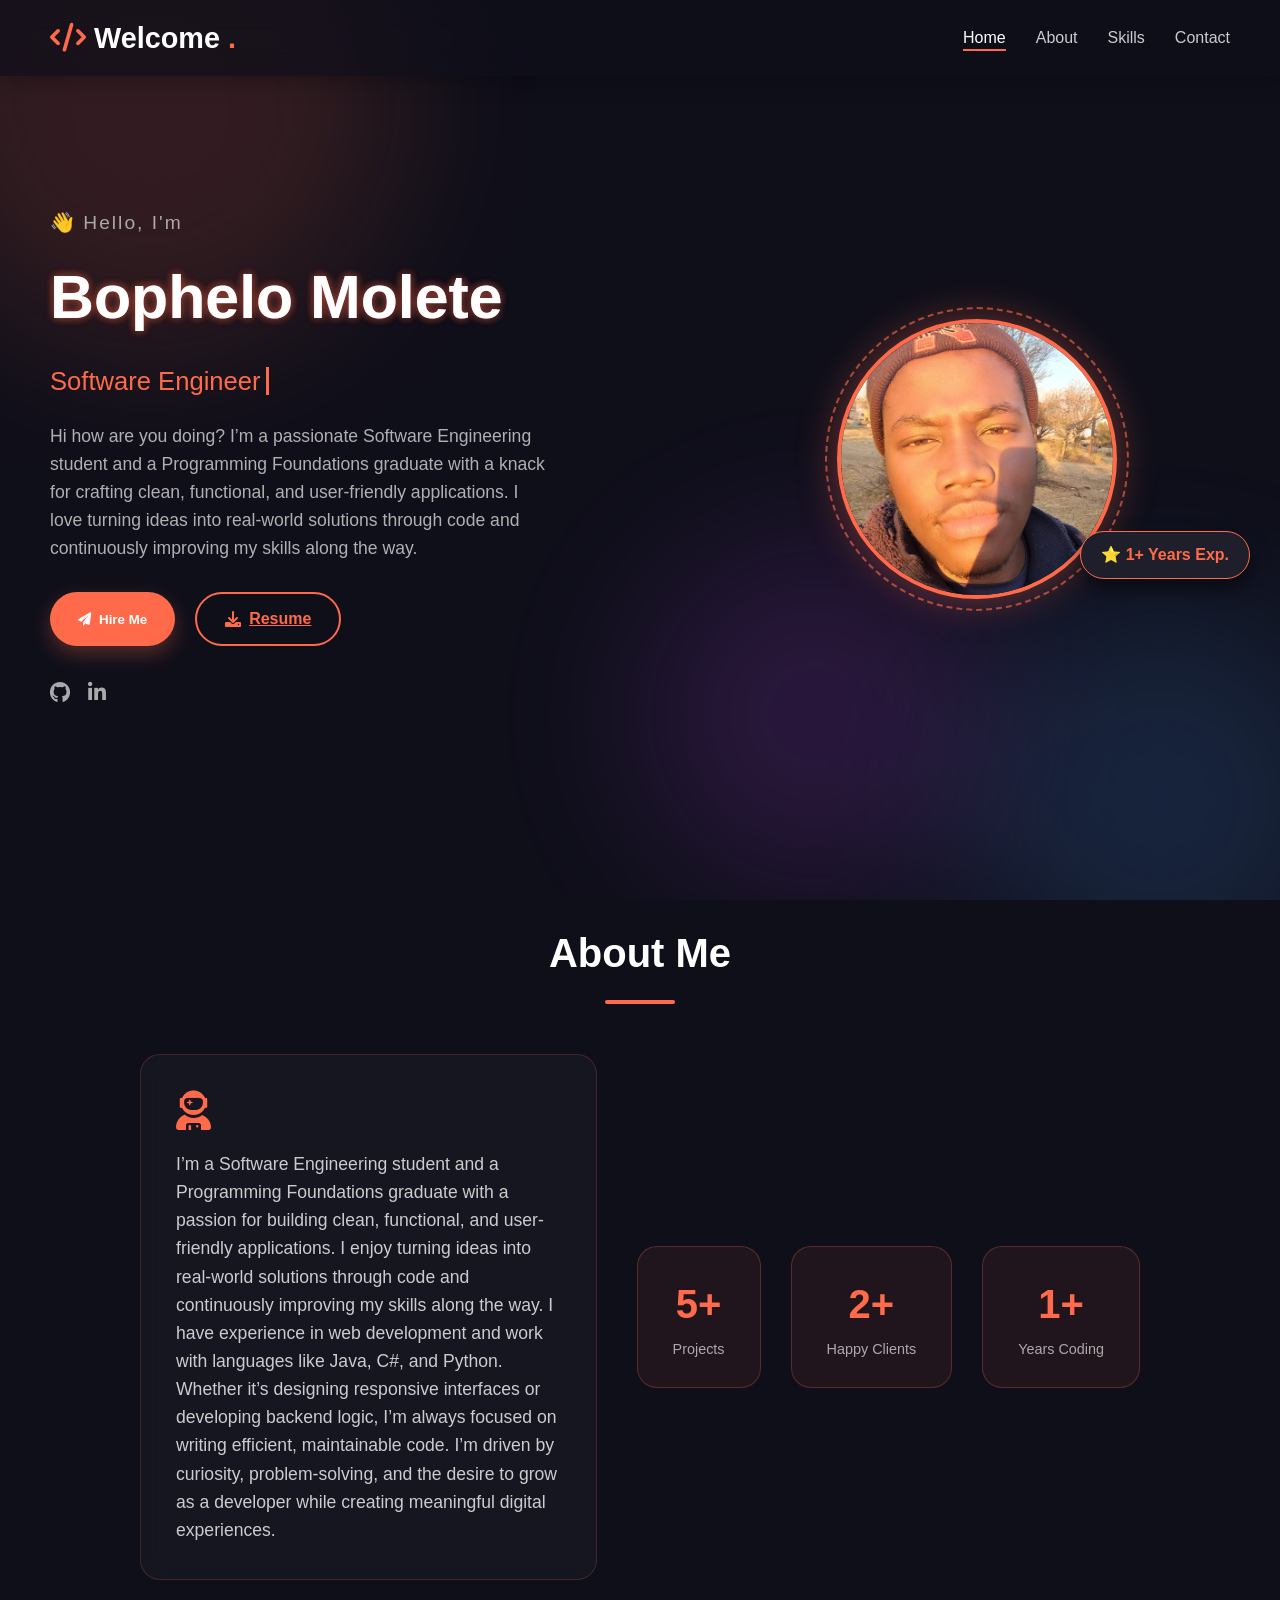
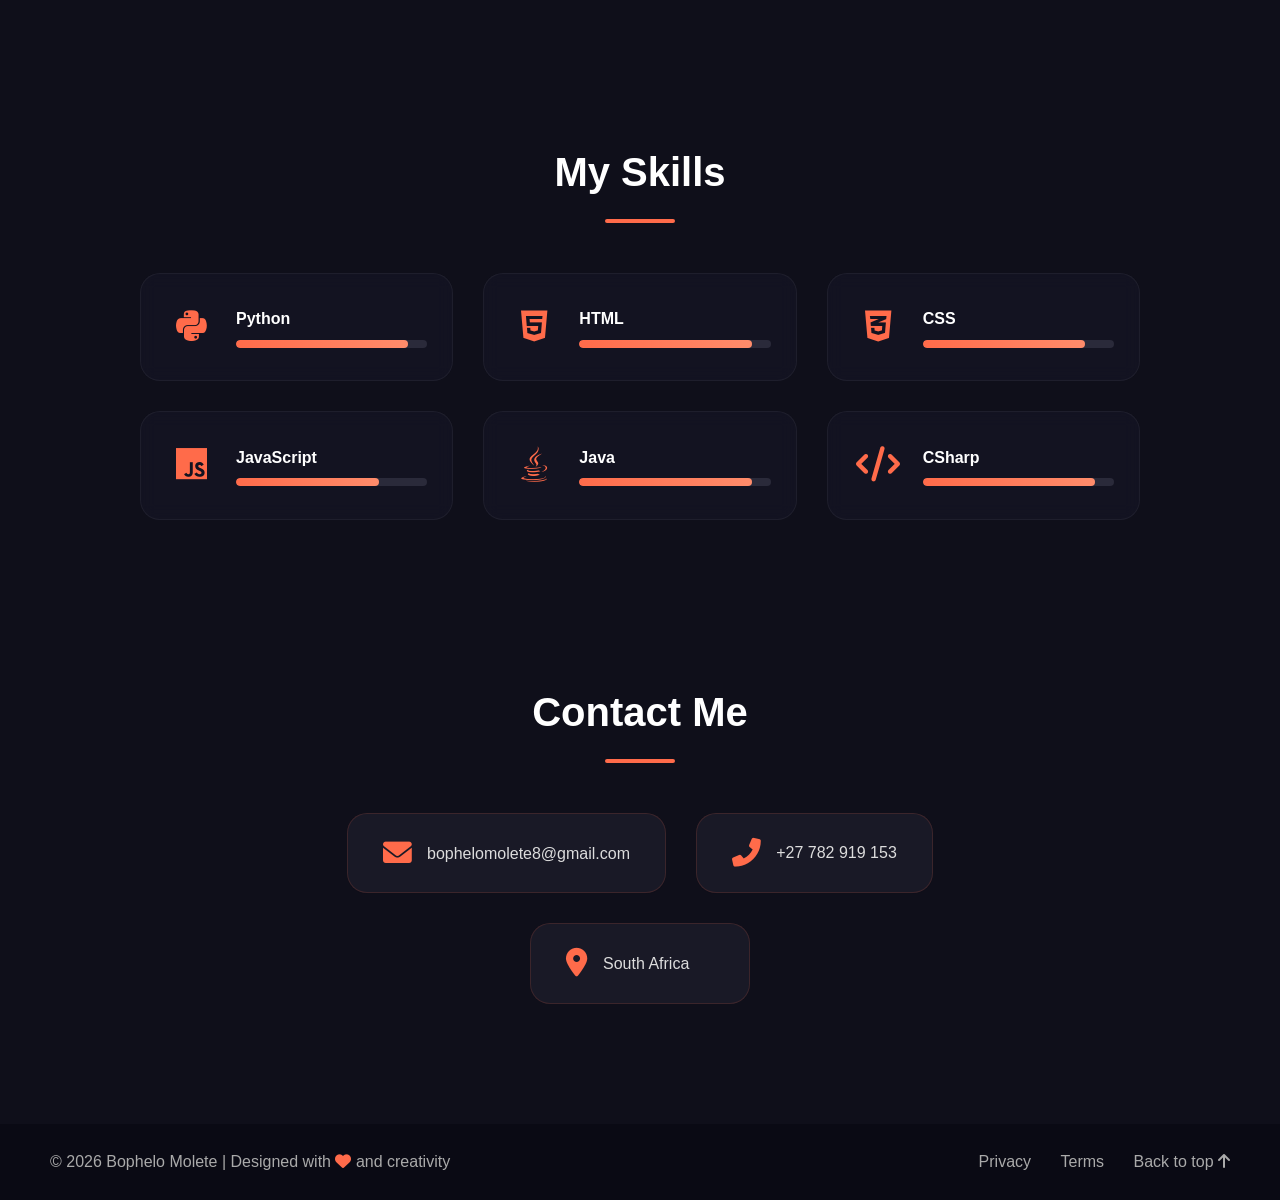
<file: index.html>
<!DOCTYPE html>
<html lang="en">
<head>
  <meta charset="UTF-8">
  <meta name="viewport" content="width=device-width, initial-scale=1.0, viewport-fit=cover">
  <title>Bophelo Molete | Creative Portfolio</title>
  

    <link rel="stylesheet" href="https://cdnjs.cloudflare.com/ajax/libs/font-awesome/6.0.0-beta3/css/all.min.css">  <link rel="stylesheet" href="https://cdnjs.cloudflare.com/ajax/libs/font-awesome/6.0.0-beta3/css/all.min.css">
  <link rel="stylesheet" href="Home.css">
</head>
<body>
  
  <div class="bg-animation">
    <div class="orb orb-1"></div>
    <div class="orb orb-2"></div>
    <div class="orb orb-3"></div>
  </div>

  <header>
    <nav class="navbar">
      <h2 class="logo">
        <i class="fas fa-code"></i> Welcome<span class="logo-dot">.</span>
      </h2>
      <ul class="nav-links">
        <li><a href="#" class="active">Home</a></li>
        <li><a href="#about">About</a></li>
        <li><a href="#skills">Skills</a></li>
        <li><a href="#contact">Contact</a></li>
      </ul>
      <div class="hamburger">
        <span></span>
        <span></span>
        <span></span>
      </div>
    </nav>
  </header>

  <main>
    <!-- Hero Section -->
    <section class="hero">
      <div class="hero-text">
        <p class="greeting">👋 Hello, I'm</p>
        <h1 class="glitch" data-text="Bophelo Molete">Bophelo Molete</h1>
        <div class="typewriter">
          <span>Software Engineer</span>
        </div>
        <p class="hero-description">
          Hi how are you doing? I’m a passionate Software Engineering student and a Programming Foundations graduate with a knack for crafting clean, functional, and user-friendly applications.
           I love turning ideas into real-world solutions through code and continuously improving my skills along the way.
        </p>
        <div class="hero-actions">
          <button class="btn-primary">
            <i class="fas fa-paper-plane"></i> Hire Me
          </button>
          <a href="resume/BOPHELO_MOLETE_CV (1).pdf" download class="btn-outline">
            <i class="fas fa-download"></i> Resume
          </a>
        </div>
        <div class="social-icons">
          <a href="https://github.com/BopheloCoding12"><i class="fab fa-github"></i></a>
          <a href="https://www.linkedin.com/in/mmutlane-molete-8b524631b"><i class="fab fa-linkedin-in"></i></a>
          
          
        </div>
      </div>
      <div class="hero-img">
        <div class="img-container">
          <img src="img/profile.jpeg" alt="Bophelo Molete Portrait" loading="lazy">
          <div class="img-border"></div>
        </div>
        <div class="floating-badge">
          <span>⭐ 1+ Years Exp.</span>
        </div>
      </div>
    </section>

    
    <section id="about" class="about">
      <div class="section-header">
        <h2>About Me</h2>
        <div class="underline"></div>
      </div>
      <div class="about-content">
        <div class="about-card">
          <i class="fas fa-user-astronaut"></i>
          <p>
           I’m a Software Engineering student and a Programming Foundations graduate with a passion for building clean, functional, and user-friendly applications. I enjoy turning ideas into real-world solutions through code and continuously improving my skills along the way.

           I have experience in web development and work with languages like Java, C#, and Python. Whether it’s designing responsive interfaces or developing backend logic, I’m always focused on writing efficient, maintainable code.

            I’m driven by curiosity, problem-solving, and the desire to grow as a developer while creating meaningful digital experiences.
          </p>
        </div>
        <div class="about-stats">
          <div class="stat">
            <span class="stat-number">5+</span>
            <span class="stat-label">Projects</span>
          </div>
          <div class="stat">
            <span class="stat-number">2+</span>
            <span class="stat-label">Happy Clients</span>
          </div>
          <div class="stat">
            <span class="stat-number">1+</span>
            <span class="stat-label">Years Coding</span>
          </div>
        </div>
      </div>
    </section>

    
    <section id="skills" class="skills">
      <div class="section-header">
        <h2>My Skills</h2>
        <div class="underline"></div>
      </div>
      <div class="skills-grid">
        <div class="skill-card">
          <div class="skill-icon"><i class="fab fa-python"></i></div>
          <div class="skill-info">
            <p>Python</p>
            <div class="bar"><span style="width:90%" data-width="90"></span></div>
          </div>
        </div>
        <div class="skill-card">
          <div class="skill-icon"><i class="fab fa-html5"></i></div>
          <div class="skill-info">
            <p>HTML</p>
            <div class="bar"><span style="width:90%" data-width="90"></span></div>
          </div>
        </div>
        <div class="skill-card">
          <div class="skill-icon"><i class="fab fa-css3-alt"></i></div>
          <div class="skill-info">
            <p>CSS</p>
            <div class="bar"><span style="width:85%" data-width="85"></span></div>
          </div>
        </div>
        <div class="skill-card">
          <div class="skill-icon"><i class="fab fa-js"></i></div>
          <div class="skill-info">
            <p>JavaScript</p>
            <div class="bar"><span style="width:75%" data-width="75"></span></div>
          </div>
        </div>
        <div class="skill-card">
          <div class="skill-icon"><i class="fab fa-java"></i></div>
          <div class="skill-info">
            <p>Java</p>
            <div class="bar"><span style="width:90%" data-width="90"></span></div>
          </div>
        </div>
        <div class="skill-card">
          <div class="skill-icon"><i class="fas fa-code"></i></div>
          <div class="skill-info">
            <p>CSharp</p>
            <div class="bar"><span style="width:90%" data-width="90"></span></div>
          </div>
        </div>
       
      </div>
    </section>

  
    <section id="contact" class="contact">
      <div class="section-header">
        <h2>Contact Me</h2>
        <div class="underline"></div>
      </div>
      <div class="contact-cards">
        <a href="mailto:bophelomolete8@gmail.com" class="contact-card">
          <i class="fas fa-envelope"></i>
          <span>bophelomolete8@gmail.com</span>
        </a>
        <a href="tel:+27782919153" class="contact-card">
          <i class="fas fa-phone-alt"></i>
          <span>+27 782 919 153</span>
        </a>
        <div class="contact-card">
          <i class="fas fa-map-marker-alt"></i>
          <span>South Africa</span>
        </div>
      </div>
    </section>
  </main>

  <footer>
    <div class="footer-content">
      <p>© 2026 Bophelo Molete | Designed with <i class="fas fa-heart"></i> and creativity</p>
      <div class="footer-links">
        <a href="#">Privacy</a>
        <a href="#">Terms</a>
        <a href="#">Back to top <i class="fas fa-arrow-up"></i></a>
      </div>
    </div>
  </footer>

  
  <script>
    (function() {
     
      const hamburger = document.querySelector('.hamburger');
      const navLinks = document.querySelector('.nav-links');
      if (hamburger && navLinks) {
        hamburger.addEventListener('click', () => {
          navLinks.classList.toggle('active');
          hamburger.classList.toggle('open');
        });
      }

     
      document.querySelectorAll('.nav-links a').forEach(link => {
        link.addEventListener('click', () => {
          navLinks.classList.remove('active');
          hamburger.classList.remove('open');
        });
      });

      
      document.querySelectorAll('a[href^="#"]').forEach(anchor => {
        anchor.addEventListener('click', function(e) {
          const target = document.querySelector(this.getAttribute('href'));
          if (target) {
            e.preventDefault();
            target.scrollIntoView({ behavior: 'smooth', block: 'start' });
          }
        });
      });

      
      const skillBars = document.querySelectorAll('.bar span');
      const observerOptions = {
        threshold: 0.5,
        rootMargin: '0px'
      };

      const observer = new IntersectionObserver((entries) => {
        entries.forEach(entry => {
          if (entry.isIntersecting) {
            const span = entry.target;
            const width = span.getAttribute('data-width') || span.style.width;
            span.style.width = '0%';
            setTimeout(() => {
              span.style.width = width + '%';
            }, 100);
            observer.unobserve(span);
          }
        });
      }, observerOptions);

      skillBars.forEach(bar => observer.observe(bar));

    l
      window.addEventListener('scroll', () => {
        const sections = document.querySelectorAll('section[id]');
        let scrollY = window.pageYOffset || document.documentElement.scrollTop;
        
        sections.forEach(section => {
          const sectionHeight = section.offsetHeight;
          const sectionTop = section.offsetTop - 100;
          const sectionId = section.getAttribute('id');
          const link = document.querySelector(`.nav-links a[href="#${sectionId}"]`);
          
          if (link && scrollY > sectionTop && scrollY <= sectionTop + sectionHeight) {
            document.querySelectorAll('.nav-links a').forEach(a => a.classList.remove('active'));
            link.classList.add('active');
          }
        });
      });
    })();
  </script>
</body>
</html>
</file>
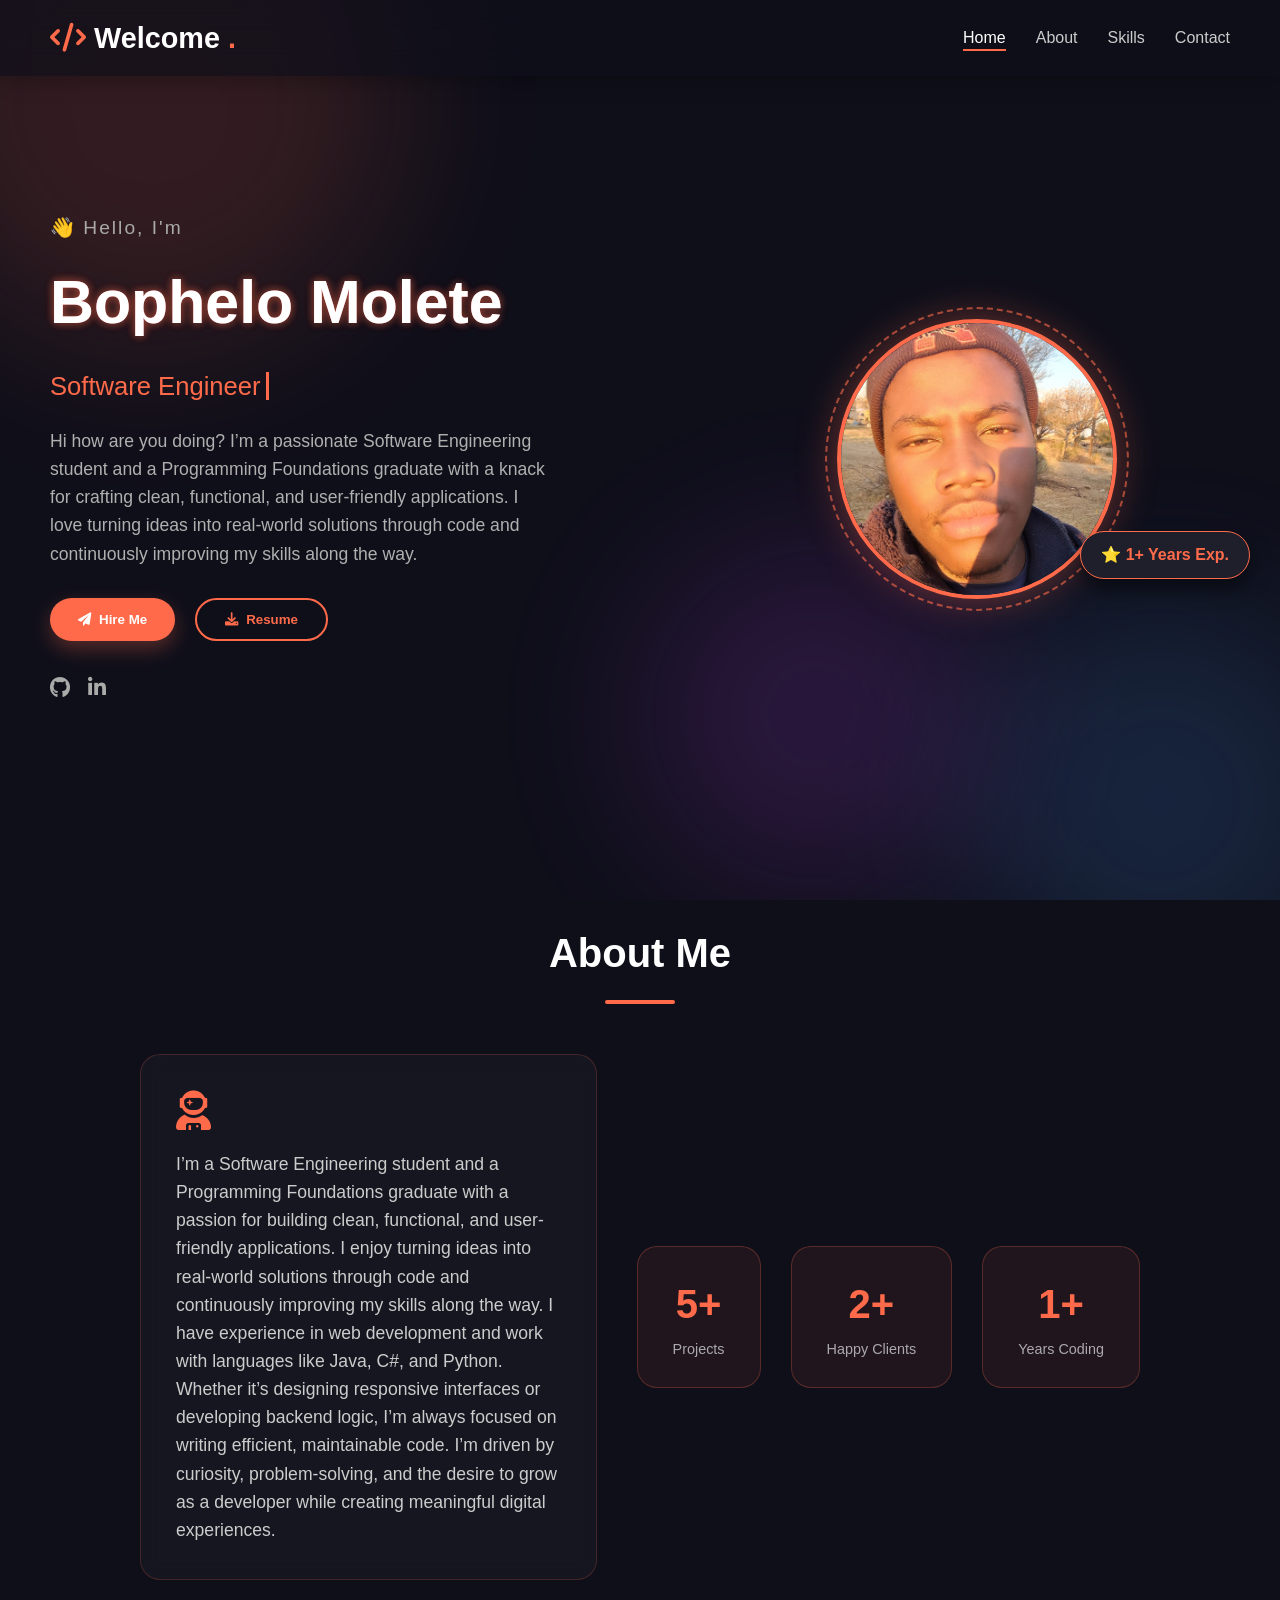
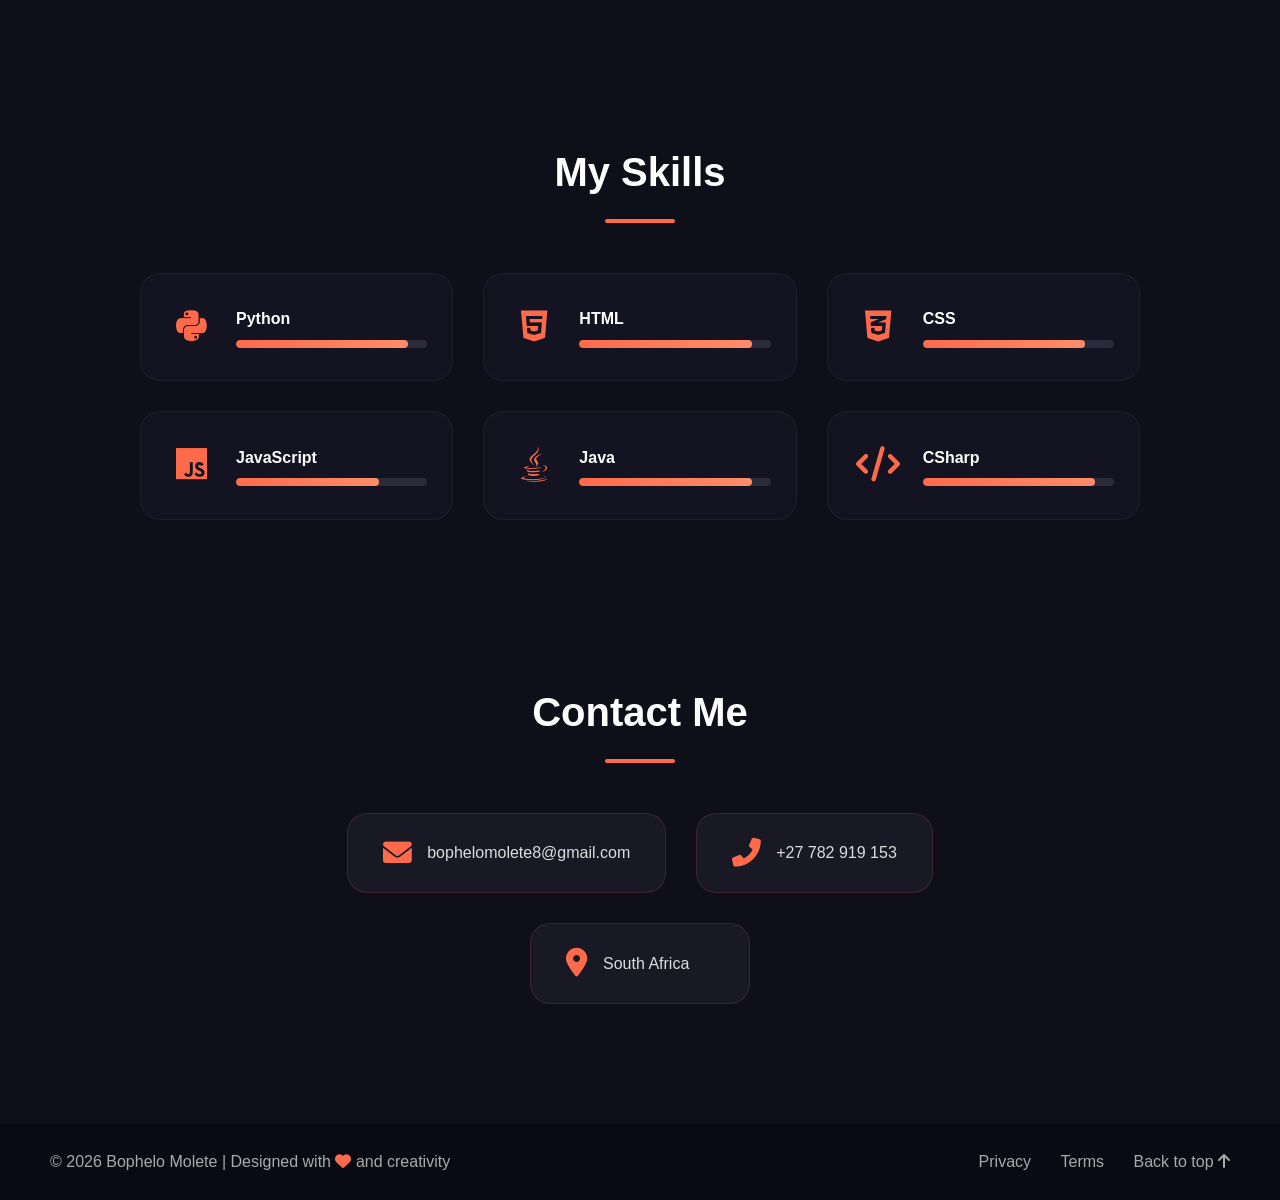
<file: Home.html>
<!DOCTYPE html>
<html lang="en">
<head>
  <meta charset="UTF-8">
  <meta name="viewport" content="width=device-width, initial-scale=1.0, viewport-fit=cover">
  <title>Bophelo Molete | Creative Portfolio</title>
  

    <link rel="stylesheet" href="https://cdnjs.cloudflare.com/ajax/libs/font-awesome/6.0.0-beta3/css/all.min.css">  <link rel="stylesheet" href="https://cdnjs.cloudflare.com/ajax/libs/font-awesome/6.0.0-beta3/css/all.min.css">
  <link rel="stylesheet" href="Home.css">
</head>
<body>
  
  <div class="bg-animation">
    <div class="orb orb-1"></div>
    <div class="orb orb-2"></div>
    <div class="orb orb-3"></div>
  </div>

  <header>
    <nav class="navbar">
      <h2 class="logo">
        <i class="fas fa-code"></i> Welcome<span class="logo-dot">.</span>
      </h2>
      <ul class="nav-links">
        <li><a href="#" class="active">Home</a></li>
        <li><a href="#about">About</a></li>
        <li><a href="#skills">Skills</a></li>
        <li><a href="#contact">Contact</a></li>
      </ul>
      <div class="hamburger">
        <span></span>
        <span></span>
        <span></span>
      </div>
    </nav>
  </header>

  <main>
    <!-- Hero Section -->
    <section class="hero">
      <div class="hero-text">
        <p class="greeting">👋 Hello, I'm</p>
        <h1 class="glitch" data-text="Bophelo Molete">Bophelo Molete</h1>
        <div class="typewriter">
          <span>Software Engineer</span>
        </div>
        <p class="hero-description">
          Hi how are you doing? I’m a passionate Software Engineering student and a Programming Foundations graduate with a knack for crafting clean, functional, and user-friendly applications.
           I love turning ideas into real-world solutions through code and continuously improving my skills along the way.
        </p>
        <div class="hero-actions">
          <button class="btn-primary">
            <i class="fas fa-paper-plane"></i> Hire Me
          </button>
          <button class="btn-outline">
            <i class="fas fa-download"></i> Resume
          </button>
        </div>
        <div class="social-icons">
          <a href="https://github.com/BopheloCoding12"><i class="fab fa-github"></i></a>
          <a href="https://www.linkedin.com/in/mmutlane-molete-8b524631b"><i class="fab fa-linkedin-in"></i></a>
          
          
        </div>
      </div>
      <div class="hero-img">
        <div class="img-container">
          <img src="img/profile.jpeg" alt="Bophelo Molete Portrait" loading="lazy">
          <div class="img-border"></div>
        </div>
        <div class="floating-badge">
          <span>⭐ 1+ Years Exp.</span>
        </div>
      </div>
    </section>

    
    <section id="about" class="about">
      <div class="section-header">
        <h2>About Me</h2>
        <div class="underline"></div>
      </div>
      <div class="about-content">
        <div class="about-card">
          <i class="fas fa-user-astronaut"></i>
          <p>
           I’m a Software Engineering student and a Programming Foundations graduate with a passion for building clean, functional, and user-friendly applications. I enjoy turning ideas into real-world solutions through code and continuously improving my skills along the way.

           I have experience in web development and work with languages like Java, C#, and Python. Whether it’s designing responsive interfaces or developing backend logic, I’m always focused on writing efficient, maintainable code.

            I’m driven by curiosity, problem-solving, and the desire to grow as a developer while creating meaningful digital experiences.
          </p>
        </div>
        <div class="about-stats">
          <div class="stat">
            <span class="stat-number">5+</span>
            <span class="stat-label">Projects</span>
          </div>
          <div class="stat">
            <span class="stat-number">2+</span>
            <span class="stat-label">Happy Clients</span>
          </div>
          <div class="stat">
            <span class="stat-number">1+</span>
            <span class="stat-label">Years Coding</span>
          </div>
        </div>
      </div>
    </section>

    
    <section id="skills" class="skills">
      <div class="section-header">
        <h2>My Skills</h2>
        <div class="underline"></div>
      </div>
      <div class="skills-grid">
        <div class="skill-card">
          <div class="skill-icon"><i class="fab fa-python"></i></div>
          <div class="skill-info">
            <p>Python</p>
            <div class="bar"><span style="width:90%" data-width="90"></span></div>
          </div>
        </div>
        <div class="skill-card">
          <div class="skill-icon"><i class="fab fa-html5"></i></div>
          <div class="skill-info">
            <p>HTML</p>
            <div class="bar"><span style="width:90%" data-width="90"></span></div>
          </div>
        </div>
        <div class="skill-card">
          <div class="skill-icon"><i class="fab fa-css3-alt"></i></div>
          <div class="skill-info">
            <p>CSS</p>
            <div class="bar"><span style="width:85%" data-width="85"></span></div>
          </div>
        </div>
        <div class="skill-card">
          <div class="skill-icon"><i class="fab fa-js"></i></div>
          <div class="skill-info">
            <p>JavaScript</p>
            <div class="bar"><span style="width:75%" data-width="75"></span></div>
          </div>
        </div>
        <div class="skill-card">
          <div class="skill-icon"><i class="fab fa-java"></i></div>
          <div class="skill-info">
            <p>Java</p>
            <div class="bar"><span style="width:90%" data-width="90"></span></div>
          </div>
        </div>
        <div class="skill-card">
          <div class="skill-icon"><i class="fas fa-code"></i></div>
          <div class="skill-info">
            <p>CSharp</p>
            <div class="bar"><span style="width:90%" data-width="90"></span></div>
          </div>
        </div>
       
      </div>
    </section>

  
    <section id="contact" class="contact">
      <div class="section-header">
        <h2>Contact Me</h2>
        <div class="underline"></div>
      </div>
      <div class="contact-cards">
        <a href="mailto:bophelomolete8@gmail.com" class="contact-card">
          <i class="fas fa-envelope"></i>
          <span>bophelomolete8@gmail.com</span>
        </a>
        <a href="tel:+27782919153" class="contact-card">
          <i class="fas fa-phone-alt"></i>
          <span>+27 782 919 153</span>
        </a>
        <div class="contact-card">
          <i class="fas fa-map-marker-alt"></i>
          <span>South Africa</span>
        </div>
      </div>
    </section>
  </main>

  <footer>
    <div class="footer-content">
      <p>© 2026 Bophelo Molete | Designed with <i class="fas fa-heart"></i> and creativity</p>
      <div class="footer-links">
        <a href="#">Privacy</a>
        <a href="#">Terms</a>
        <a href="#">Back to top <i class="fas fa-arrow-up"></i></a>
      </div>
    </div>
  </footer>

  
  <script>
    (function() {
     
      const hamburger = document.querySelector('.hamburger');
      const navLinks = document.querySelector('.nav-links');
      if (hamburger && navLinks) {
        hamburger.addEventListener('click', () => {
          navLinks.classList.toggle('active');
          hamburger.classList.toggle('open');
        });
      }

     
      document.querySelectorAll('.nav-links a').forEach(link => {
        link.addEventListener('click', () => {
          navLinks.classList.remove('active');
          hamburger.classList.remove('open');
        });
      });

      
      document.querySelectorAll('a[href^="#"]').forEach(anchor => {
        anchor.addEventListener('click', function(e) {
          const target = document.querySelector(this.getAttribute('href'));
          if (target) {
            e.preventDefault();
            target.scrollIntoView({ behavior: 'smooth', block: 'start' });
          }
        });
      });

      
      const skillBars = document.querySelectorAll('.bar span');
      const observerOptions = {
        threshold: 0.5,
        rootMargin: '0px'
      };

      const observer = new IntersectionObserver((entries) => {
        entries.forEach(entry => {
          if (entry.isIntersecting) {
            const span = entry.target;
            const width = span.getAttribute('data-width') || span.style.width;
            span.style.width = '0%';
            setTimeout(() => {
              span.style.width = width + '%';
            }, 100);
            observer.unobserve(span);
          }
        });
      }, observerOptions);

      skillBars.forEach(bar => observer.observe(bar));

    l
      window.addEventListener('scroll', () => {
        const sections = document.querySelectorAll('section[id]');
        let scrollY = window.pageYOffset || document.documentElement.scrollTop;
        
        sections.forEach(section => {
          const sectionHeight = section.offsetHeight;
          const sectionTop = section.offsetTop - 100;
          const sectionId = section.getAttribute('id');
          const link = document.querySelector(`.nav-links a[href="#${sectionId}"]`);
          
          if (link && scrollY > sectionTop && scrollY <= sectionTop + sectionHeight) {
            document.querySelectorAll('.nav-links a').forEach(a => a.classList.remove('active'));
            link.classList.add('active');
          }
        });
      });
    })();
  </script>
</body>
</html>
</file>
<file: Home.css>
/* Home.css */
* {
  margin: 0;
  padding: 0;
  box-sizing: border-box;
}

body {
  background: #0f0f1a;
  color: #e0e0e0;
  font-family: 'Segoe UI', 'Poppins', Arial, sans-serif;
  line-height: 1.6;
  overflow-x: hidden;
  position: relative;
}

/* Animated background orbs */
.bg-animation {
  position: fixed;
  top: 0;
  left: 0;
  width: 100%;
  height: 100%;
  z-index: -1;
  overflow: hidden;
  pointer-events: none;
}

.orb {
  position: absolute;
  border-radius: 50%;
  filter: blur(80px);
  opacity: 0.15;
  animation: float 20s infinite ease-in-out;
}

.orb-1 {
  width: 500px;
  height: 500px;
  background: #ff6b4a;
  top: -150px;
  left: -100px;
  animation-duration: 25s;
}

.orb-2 {
  width: 400px;
  height: 400px;
  background: #4a9eff;
  bottom: -100px;
  right: -80px;
  animation-duration: 30s;
  animation-delay: -5s;
}

.orb-3 {
  width: 350px;
  height: 350px;
  background: #c44aff;
  top: 60%;
  left: 50%;
  animation-duration: 22s;
  animation-delay: -10s;
}

@keyframes float {
  0% {
    transform: translate(0, 0) scale(1);
  }
  33% {
    transform: translate(40px, -60px) scale(1.1);
  }
  66% {
    transform: translate(-30px, 40px) scale(0.9);
  }
  100% {
    transform: translate(0, 0) scale(1);
  }
}

/* Navigation */
header {
  position: sticky;
  top: 0;
  z-index: 100;
  backdrop-filter: blur(15px);
  background: rgba(15, 15, 26, 0.7);
  box-shadow: 0 4px 20px rgba(0,0,0,0.3);
}

.navbar {
  display: flex;
  justify-content: space-between;
  align-items: center;
  padding: 15px 50px;
  max-width: 1300px;
  margin: 0 auto;
}

.logo {
  font-size: 1.8rem;
  font-weight: 700;
  color: #fff;
  display: flex;
  align-items: center;
  gap: 8px;
}

.logo i {
  color: #ff6b4a;
  font-size: 1.8rem;
}

.logo-dot {
  color: #ff6b4a;
}

.nav-links {
  display: flex;
  list-style: none;
  gap: 30px;
  align-items: center;
}

.nav-links a {
  color: #ccc;
  text-decoration: none;
  font-weight: 500;
  position: relative;
  padding: 5px 0;
  transition: color 0.3s ease;
}

.nav-links a:hover,
.nav-links a.active {
  color: #fff;
}

.nav-links a::after {
  content: '';
  position: absolute;
  bottom: 0;
  left: 0;
  width: 0;
  height: 2px;
  background: #ff6b4a;
  transition: width 0.3s ease;
}

.nav-links a:hover::after,
.nav-links a.active::after {
  width: 100%;
}

/* Hamburger menu */
.hamburger {
  display: none;
  flex-direction: column;
  cursor: pointer;
  gap: 5px;
}

.hamburger span {
  width: 28px;
  height: 3px;
  background: #fff;
  border-radius: 4px;
  transition: all 0.3s ease;
}

/* Hero Section */
.hero {
  display: flex;
  justify-content: space-between;
  align-items: center;
  padding: 60px 50px;
  max-width: 1300px;
  margin: 0 auto;
  gap: 40px;
  min-height: 85vh;
}

.hero-text {
  flex: 1;
  animation: fadeInUp 0.8s ease-out;
}

.greeting {
  font-size: 1.2rem;
  color: #aaa;
  margin-bottom: 10px;
  letter-spacing: 2px;
}

.glitch {
  font-size: 3.8rem;
  font-weight: 800;
  color: #fff;
  position: relative;
  margin: 10px 0 15px;
  text-shadow: 0 0 10px rgba(255,107,74,0.3);
}

/* Glitch animation effect */
.glitch::before,
.glitch::after {
  content: attr(data-text);
  position: absolute;
  top: 0;
  left: 0;
  width: 100%;
  height: 100%;
  opacity: 0.8;
}

.glitch::before {
  color: #ff6b4a;
  z-index: -1;
  animation: glitch 0.4s cubic-bezier(.25, .46, .45, .94) both infinite;
  animation-delay: 0.1s;
}

.glitch::after {
  color: #4a9eff;
  z-index: -2;
  animation: glitch 0.4s cubic-bezier(.25, .46, .45, .94) reverse both infinite;
  animation-delay: 0.2s;
}

@keyframes glitch {
  0% { transform: translate(0); }
  20% { transform: translate(-3px, 3px); }
  40% { transform: translate(-3px, -3px); }
  60% { transform: translate(3px, 3px); }
  80% { transform: translate(3px, -3px); }
  100% { transform: translate(0); }
}

.typewriter span {
  font-size: 1.6rem;
  font-weight: 500;
  color: #ff6b4a;
  border-right: 3px solid #ff6b4a;
  padding-right: 5px;
  animation: blink 0.8s infinite;
}

@keyframes blink {
  0%, 100% { border-color: transparent; }
  50% { border-color: #ff6b4a; }
}

.hero-description {
  font-size: 1.1rem;
  color: #b0b0b0;
  margin: 20px 0 30px;
  max-width: 500px;
}

.hero-actions {
  display: flex;
  gap: 20px;
  flex-wrap: wrap;
  margin-bottom: 30px;
}

.btn-primary {
  background: #ff6b4a;
  border: none;
  color: #fff;
  padding: 12px 28px;
  border-radius: 30px;
  font-weight: 600;
  cursor: pointer;
  display: flex;
  align-items: center;
  gap: 8px;
  transition: all 0.3s ease;
  box-shadow: 0 8px 20px rgba(255,107,74,0.3);
}

.btn-primary:hover {
  background: #ff5630;
  transform: translateY(-3px);
  box-shadow: 0 12px 25px rgba(255,107,74,0.5);
}

.btn-outline {
  background: transparent;
  border: 2px solid #ff6b4a;
  color: #ff6b4a;
  padding: 12px 28px;
  border-radius: 30px;
  font-weight: 600;
  cursor: pointer;
  display: flex;
  align-items: center;
  gap: 8px;
  transition: all 0.3s ease;
}

.btn-outline:hover {
  background: rgba(255,107,74,0.15);
  transform: translateY(-3px);
  border-color: #ff8c6b;
}

.social-icons {
  display: flex;
  gap: 18px;
  font-size: 1.3rem;
}

.social-icons a {
  color: #aaa;
  transition: color 0.3s, transform 0.3s;
}

.social-icons a:hover {
  color: #ff6b4a;
  transform: translateY(-4px);
}

.hero-img {
  flex: 0.8;
  display: flex;
  justify-content: center;
  position: relative;
  animation: fadeInRight 0.9s ease-out;
}

.img-container {
  position: relative;
  width: 280px;
  height: 280px;
}

.img-container img {
  width: 100%;
  height: 100%;
  object-fit: cover;
  border-radius: 50%;
  border: 4px solid #ff6b4a;
  box-shadow: 0 0 40px rgba(255,107,74,0.4);
  transition: transform 0.4s ease;
}

.img-container:hover img {
  transform: scale(1.05);
}

.img-border {
  position: absolute;
  top: -12px;
  left: -12px;
  width: calc(100% + 24px);
  height: calc(100% + 24px);
  border-radius: 50%;
  border: 2px dashed #ff6b4a;
  animation: spin 12s linear infinite;
  opacity: 0.6;
}

@keyframes spin {
  from { transform: rotate(0deg); }
  to { transform: rotate(360deg); }
}

.floating-badge {
  position: absolute;
  bottom: 20px;
  right: -20px;
  background: #1e1f2b;
  border: 1px solid #ff6b4a;
  padding: 10px 20px;
  border-radius: 30px;
  font-weight: bold;
  color: #ff6b4a;
  box-shadow: 0 10px 20px rgba(0,0,0,0.5);
  animation: bounce 2s infinite;
}

@keyframes bounce {
  0%, 100% { transform: translateY(0); }
  50% { transform: translateY(-10px); }
}

/* Section headers */
.section-header {
  text-align: center;
  margin-bottom: 50px;
}

.section-header h2 {
  font-size: 2.5rem;
  font-weight: 700;
  color: #fff;
}

.underline {
  width: 70px;
  height: 4px;
  background: #ff6b4a;
  margin: 15px auto 0;
  border-radius: 4px;
}

/* About */
.about {
  padding: 80px 50px;
  max-width: 1100px;
  margin: 0 auto;
}

.about-content {
  display: flex;
  flex-wrap: wrap;
  gap: 40px;
  align-items: center;
}

.about-card {
  flex: 1;
  background: rgba(255,255,255,0.03);
  backdrop-filter: blur(10px);
  padding: 35px;
  border-radius: 20px;
  border: 1px solid rgba(255,107,74,0.2);
  transition: transform 0.3s;
}

.about-card:hover {
  transform: translateY(-8px);
  border-color: #ff6b4a;
}

.about-card i {
  font-size: 2.5rem;
  color: #ff6b4a;
  margin-bottom: 20px;
}

.about-card p {
  font-size: 1.1rem;
  color: #ccc;
}

.about-stats {
  display: flex;
  gap: 30px;
  flex-wrap: wrap;
}

.stat {
  background: rgba(255,107,74,0.08);
  padding: 25px 35px;
  border-radius: 20px;
  text-align: center;
  border: 1px solid rgba(255,107,74,0.25);
  transition: 0.3s;
}

.stat:hover {
  background: rgba(255,107,74,0.15);
  transform: scale(1.05);
}

.stat-number {
  display: block;
  font-size: 2.5rem;
  font-weight: 800;
  color: #ff6b4a;
}

.stat-label {
  color: #aaa;
  font-size: 0.9rem;
}

/* Skills */
.skills {
  padding: 80px 50px;
  max-width: 1100px;
  margin: 0 auto;
}

.skills-grid {
  display: grid;
  grid-template-columns: repeat(auto-fit, minmax(280px, 1fr));
  gap: 30px;
}

.skill-card {
  background: rgba(20,20,35,0.8);
  backdrop-filter: blur(8px);
  padding: 25px;
  border-radius: 20px;
  display: flex;
  align-items: center;
  gap: 20px;
  border: 1px solid rgba(255,255,255,0.05);
  transition: all 0.3s ease;
}

.skill-card:hover {
  border-color: #ff6b4a;
  transform: translateY(-6px);
  box-shadow: 0 15px 30px rgba(255,107,74,0.15);
}

.skill-icon {
  font-size: 2.2rem;
  color: #ff6b4a;
  width: 50px;
  text-align: center;
}

.skill-info {
  flex: 1;
}

.skill-info p {
  font-weight: 600;
  margin-bottom: 8px;
  color: #fff;
}

.bar {
  background: #2a2a3a;
  height: 8px;
  border-radius: 10px;
  overflow: hidden;
}

.bar span {
  display: block;
  height: 100%;
  background: linear-gradient(90deg, #ff6b4a, #ff8c6b);
  border-radius: 10px;
  width: 0%;
  transition: width 1.5s cubic-bezier(0.165, 0.84, 0.44, 1);
}

/* Contact */
.contact {
  padding: 80px 50px;
  max-width: 900px;
  margin: 0 auto;
}

.contact-cards {
  display: flex;
  flex-wrap: wrap;
  justify-content: center;
  gap: 30px;
}

.contact-card {
  background: rgba(30,30,45,0.7);
  backdrop-filter: blur(12px);
  padding: 25px 35px;
  border-radius: 20px;
  display: flex;
  align-items: center;
  gap: 15px;
  text-decoration: none;
  color: #ddd;
  border: 1px solid rgba(255,107,74,0.15);
  transition: all 0.3s ease;
  min-width: 220px;
}

.contact-card i {
  font-size: 1.8rem;
  color: #ff6b4a;
}

.contact-card:hover {
  background: rgba(255,107,74,0.1);
  border-color: #ff6b4a;
  transform: translateY(-5px);
  color: #fff;
}

/* Footer */
footer {
  background: rgba(10,10,20,0.9);
  backdrop-filter: blur(15px);
  padding: 25px 50px;
  margin-top: 40px;
}

.footer-content {
  display: flex;
  justify-content: space-between;
  align-items: center;
  max-width: 1200px;
  margin: 0 auto;
  flex-wrap: wrap;
  gap: 15px;
}

.footer-content p {
  color: #aaa;
}

.footer-content i.fa-heart {
  color: #ff6b4a;
  animation: heartbeat 1.2s infinite;
}

@keyframes heartbeat {
  0% { transform: scale(1); }
  25% { transform: scale(1.2); }
  40% { transform: scale(1); }
  60% { transform: scale(1.1); }
  100% { transform: scale(1); }
}

.footer-links a {
  color: #aaa;
  text-decoration: none;
  margin-left: 25px;
  transition: color 0.3s;
}

.footer-links a:hover {
  color: #ff6b4a;
}

/* Animations */
@keyframes fadeInUp {
  from {
    opacity: 0;
    transform: translateY(40px);
  }
  to {
    opacity: 1;
    transform: translateY(0);
  }
}

@keyframes fadeInRight {
  from {
    opacity: 0;
    transform: translateX(50px);
  }
  to {
    opacity: 1;
    transform: translateX(0);
  }
}

/* Responsive Design */
@media (max-width: 900px) {
  .hero {
    flex-direction: column-reverse;
    text-align: center;
    padding: 40px 30px;
  }
  .hero-text {
    display: flex;
    flex-direction: column;
    align-items: center;
  }
  .hero-description {
    max-width: 100%;
  }
  .hero-actions {
    justify-content: center;
  }
  .social-icons {
    justify-content: center;
  }
  .img-container {
    width: 220px;
    height: 220px;
  }
}

@media (max-width: 768px) {
  .hamburger {
    display: flex;
  }
  .nav-links {
    position: absolute;
    top: 70px;
    left: 0;
    width: 100%;
    background: rgba(15,15,26,0.95);
    backdrop-filter: blur(20px);
    flex-direction: column;
    padding: 30px 0;
    gap: 20px;
    display: none;
  }
  .nav-links.active {
    display: flex;
  }
  .about-content {
    flex-direction: column;
  }
  .footer-content {
    flex-direction: column;
    text-align: center;
  }
}
</file>
